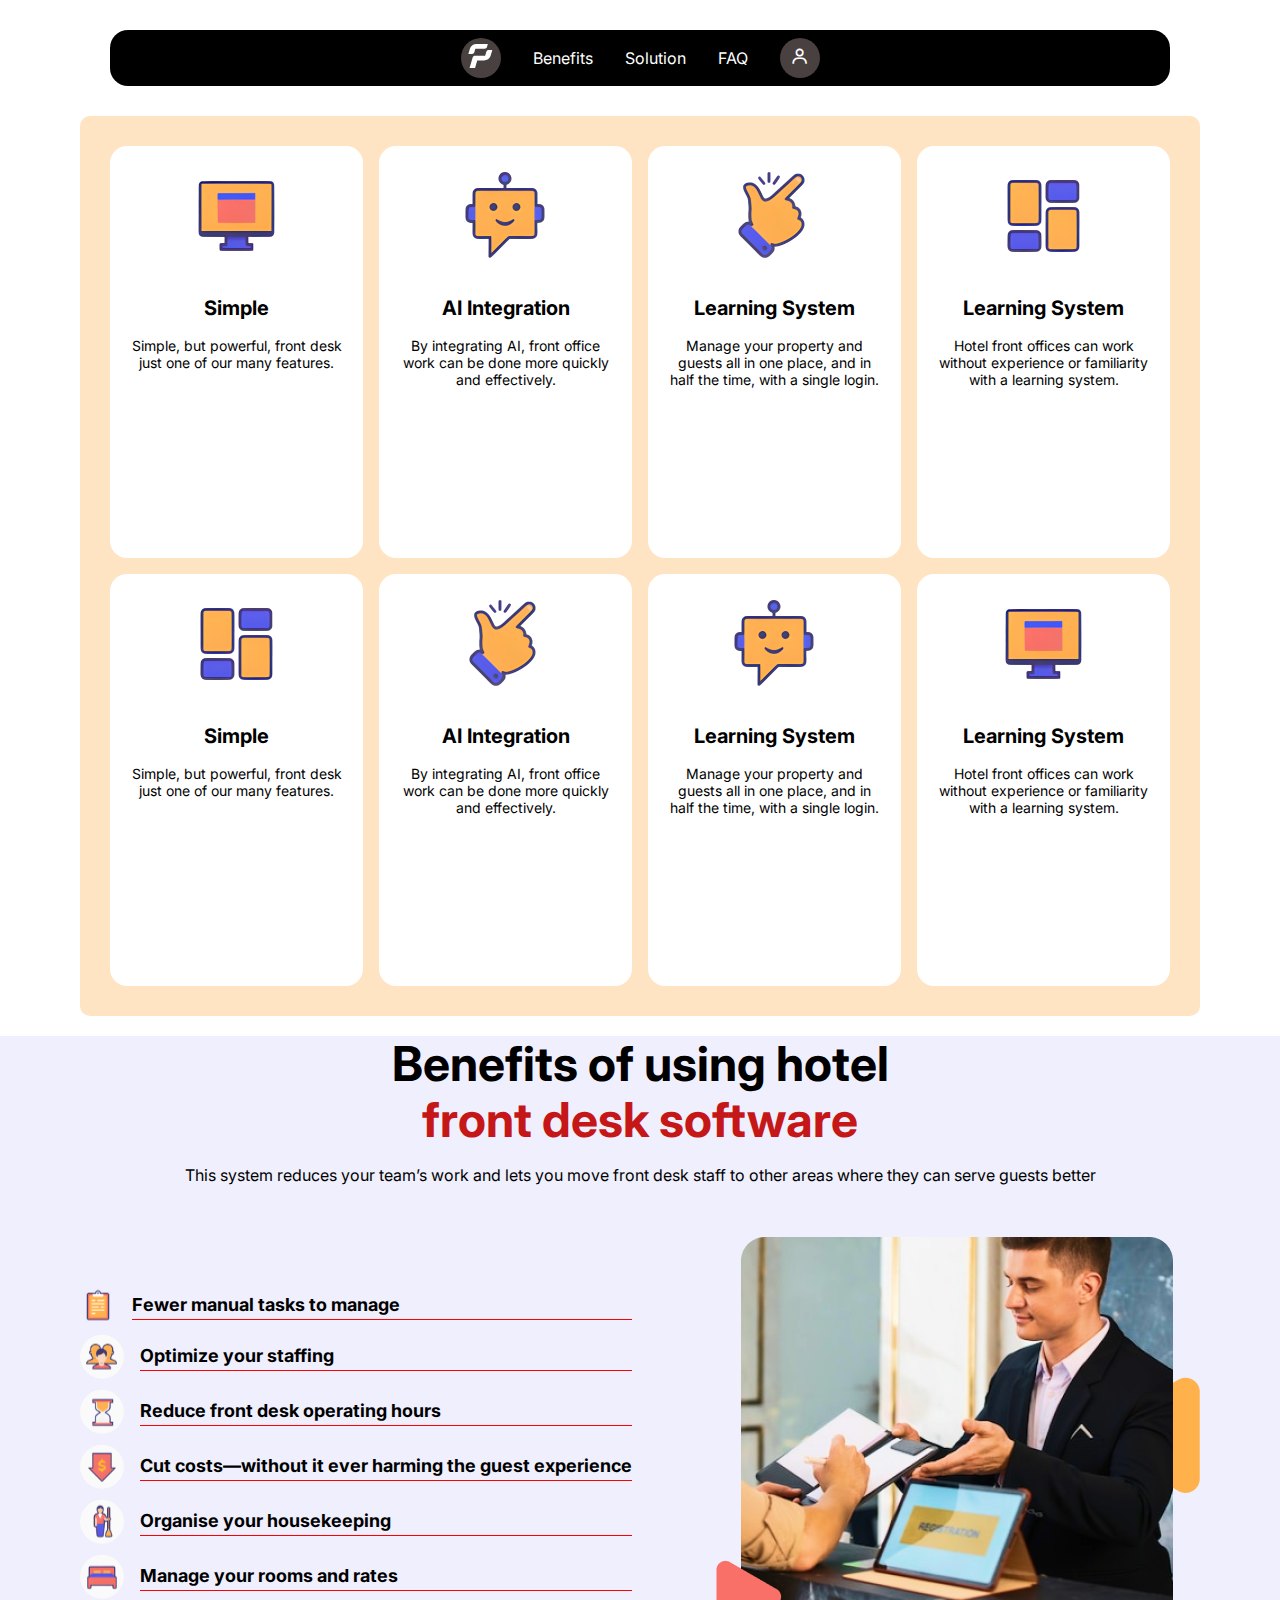
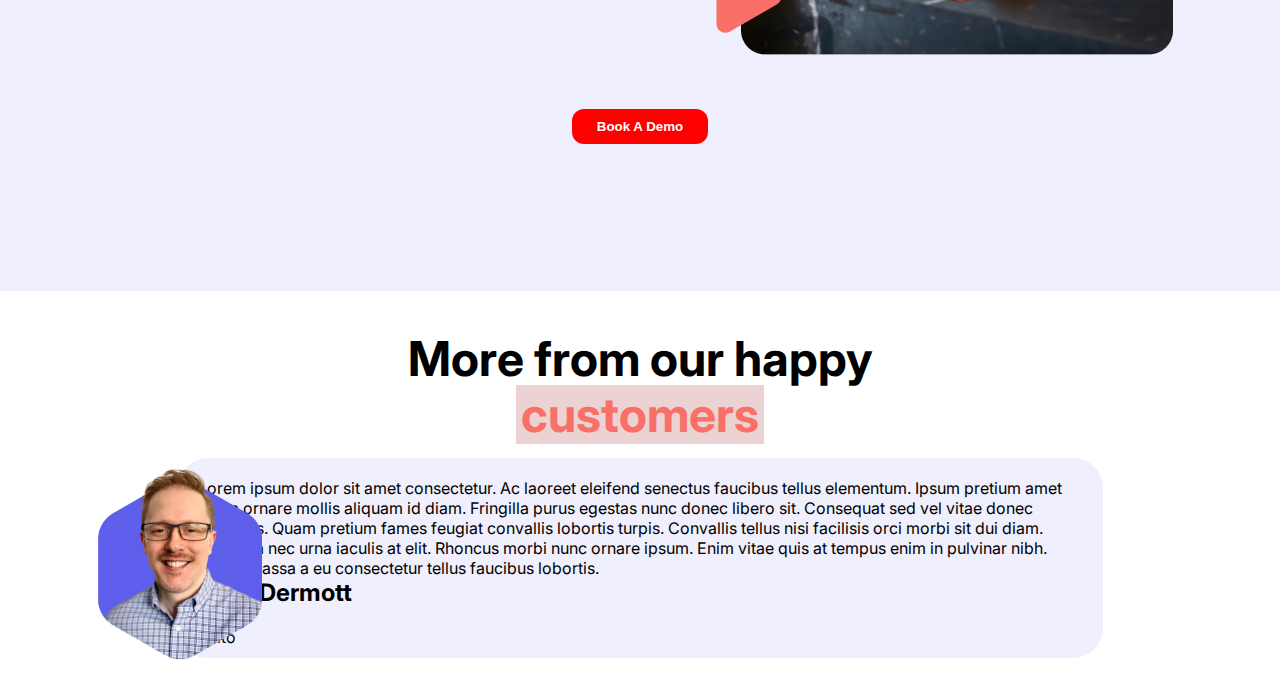
<file: index.html>
<!DOCTYPE html>
<html lang="en">
  <head>
    <meta charset="UTF-8" />
    <meta http-equiv="X-UA-Compatible" content="IE=edge" />
    <meta name="viewport" content="width=device-width, initial-scale=1.0" />
    <link
      rel="stylesheet"
      href="https://unpkg.com/boxicons@latest/css/boxicons.min.css"
    />
    <link rel="stylesheet" href="./css/style.css" />
    <title>Top Hotel</title>
  </head>
  <body>
    <header class="header container">
      <nav class="nav">
        <ul class="nav__list">
          <li class="nav__item">
            <a href="#"
              ><img src="./images/logo/Group (1).svg" alt=""
            /></a>
          </li>
          <li class="nav__item"><a href="#">Benefits</a></li>
          <li class="nav__item"><a href="#">Solution</a></li>
          <li class="nav__item"><a href="#">FAQ</a></li>
          <li class="nav__item">
            <a href="#"><i class="bx bx-user"></i> </a>
          </li>
        </ul>
      </nav>
    </header>
    <main class="main">
      <div class="main__container container">
        <div class="main__container__box">
          <img src="../src/images/brand1.png" alt="" />
          <h2>Simple</h2>
          <p>Simple, but powerful, front desk just one of our many features.</p>
        </div>
        <div class="main__container__box">
          <img src="../src/images/brand2.png" alt="" />
          <h2>AI Integration</h2>
          <p>
            By integrating AI, front office work can be done more quickly and
            effectively.
          </p>
        </div>
        <div class="main__container__box">
          <img src="../src/images/brand3.png" alt="" />
          <h2>Learning System</h2>
          <p>
            Manage your property and guests all in one place, and in half the
            time, with a single login.
          </p>
        </div>
        <div class="main__container__box">
          <img src="../src/images/brand4.png" alt="" />
          <h2>Learning System</h2>
          <p>
            Hotel front offices can work without experience or familiarity with
            a learning system.
          </p>
        </div>
        <div class="main__container__box">
          <img src="../src/images/brand4.png" alt="" />
          <h2>Simple</h2>
          <p>Simple, but powerful, front desk just one of our many features.</p>
        </div>
        <div class="main__container__box">
          <img src="../src/images/brand3.png" alt="" />
          <h2>AI Integration</h2>
          <p>
            By integrating AI, front office work can be done more quickly and
            effectively.
          </p>
        </div>
        <div class="main__container__box">
          <img src="../src/images/brand2.png" alt="" />
          <h2>Learning System</h2>
          <p>
            Manage your property and guests all in one place, and in half the
            time, with a single login.
          </p>
        </div>
        <div class="main__container__box">
          <img src="../src/images/brand1.png" alt="" />
          <h2>Learning System</h2>
          <p>
            Hotel front offices can work without experience or familiarity with
            a learning system.
          </p>
        </div>
      </div>
    </main>
    <section class="section">
      <div class="heading">
        <h2>Benefits of using hotel<br /><span>front desk software</span></h2>
        <p>
          This system reduces your team’s work and lets you move front desk
          staff to other areas where they can serve guests better
        </p>
      </div>
      <div class="section__container container">
        <div class="section__content__box">
          <div class="content__box__inner">
            <img src="../src/images/logo/logo1.svg" alt="" />
            <p>Fewer manual tasks to manage</p>
          </div>
          <div class="content__box__inner">
            <img src="../src/images/logo/logo2.svg" alt="" />
            <p>Optimize your staffing</p>
          </div>
          <div class="content__box__inner">
            <img src="../src/images/logo/logo3.svg" alt="" />
            <p>Reduce front desk operating hours</p>
          </div>
          <div class="content__box__inner">
            <img src="../src/images/logo/logo4.svg" alt="" />
            <p>Cut costs—without it ever harming the guest experience</p>
          </div>
          <div class="content__box__inner">
            <img src="../src/images/logo/logo5.svg" alt="" />
            <p>Organise your housekeeping</p>
          </div>
          <div class="content__box__inner">
            <img src="../src/images/logo/logo6.svg" alt="" />
            <p>Manage your rooms and rates</p>
          </div>
        </div>
        <div class="section__img__box">
          <img src="../src/images/back__footer.png" alt="" />
        </div>
      </div>
      <button class="btn">Book A Demo</button>
    </section>
    <section class="section__footer">
      <div class="section__inner">
        <div class="heading">
          <h2>More from our happy <br /><span> customers</span></h2>
        </div>
        <div class="section__title">
          <img src="../src/images/Tabpan.png" alt="" />
          <div class="section__title__text">
            <p>
              Lorem ipsum dolor sit amet consectetur. Ac laoreet eleifend
              senectus faucibus tellus elementum. Ipsum pretium amet etiam
              ornare mollis aliquam id diam. Fringilla purus egestas nunc donec
              libero sit. Consequat sed vel vitae donec convallis. Quam pretium
              fames feugiat convallis lobortis turpis. Convallis tellus nisi
              facilisis orci morbi sit dui diam. Interdum nec urna iaculis at
              elit. Rhoncus morbi nunc ornare ipsum. Enim vitae quis at tempus
              enim in pulvinar nibh. Turpis massa a eu consectetur tellus
              faucibus lobortis.
            </p>
            <h2>John Dermott</h2>
            <br /><span>Balto </span>
          </div>
        </div>
      </div>
    </section>
    <footer class="footer"></footer>
    <div class="footer__inner container"></div>
  </body>
</html>
</file>
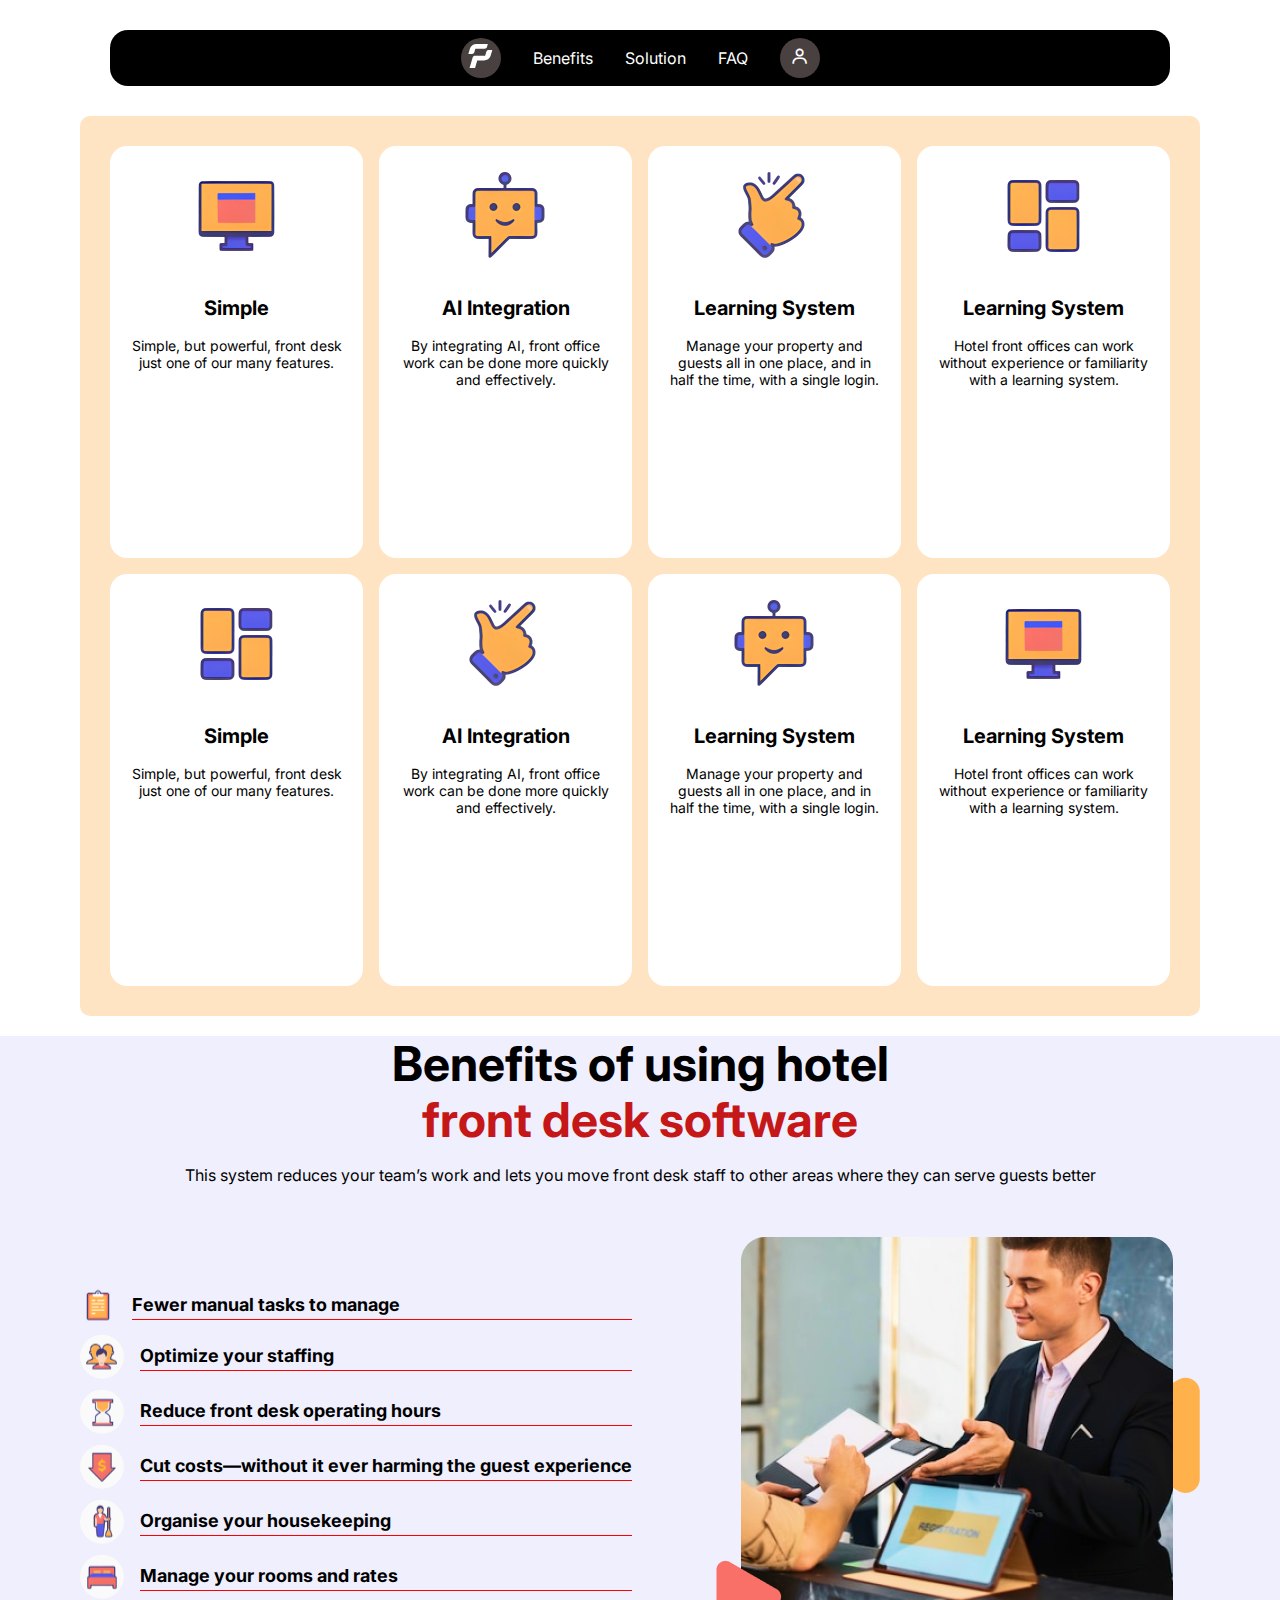
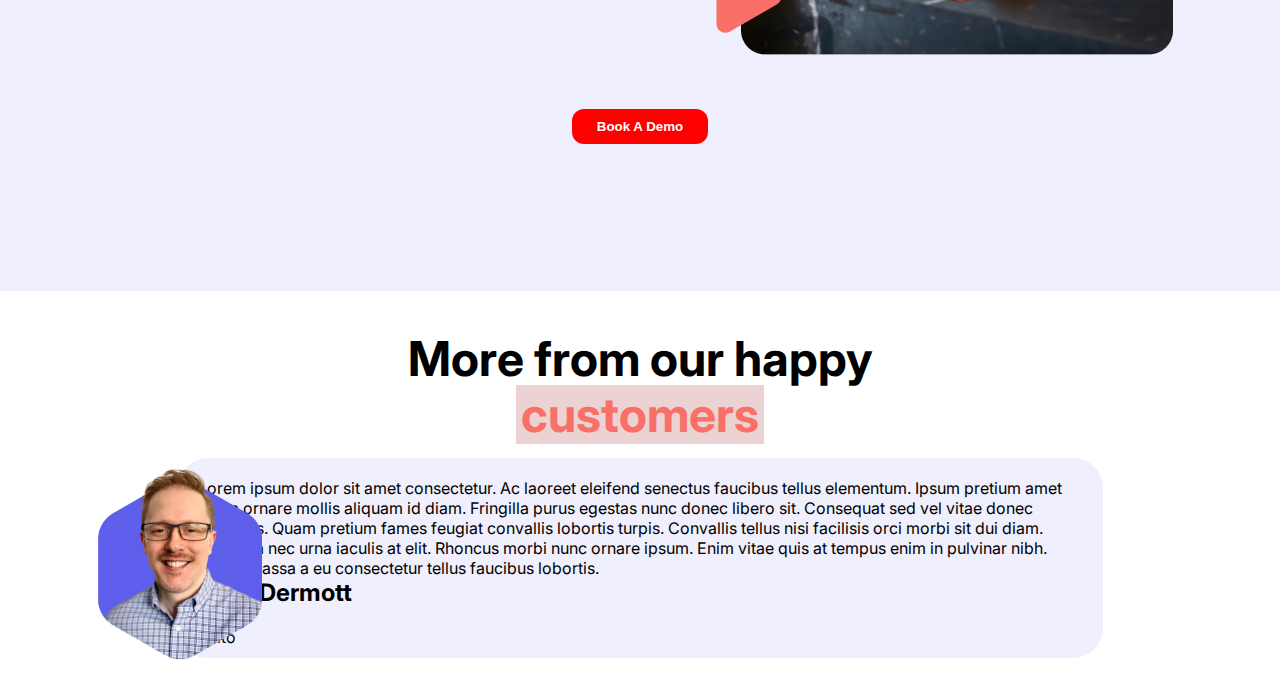
<file: Compiled-HTML/index.html>
<!DOCTYPE html>
<html lang="en">
  <head>
    <meta charset="UTF-8" />
    <meta http-equiv="X-UA-Compatible" content="IE=edge" />
    <meta name="viewport" content="width=device-width, initial-scale=1.0" />
    <link
      rel="stylesheet"
      href="https://unpkg.com/boxicons@latest/css/boxicons.min.css"
    />
    <link rel="stylesheet" href="../src/css/style.css" />
    <title>Top Hotel</title>
  </head>
  <body>
    <header class="header container">
      <nav class="nav">
        <ul class="nav__list">
          <li class="nav__item">
            <a href="#"
              ><img src="../src/images/logo/Group (1).svg" alt=""
            /></a>
          </li>
          <li class="nav__item"><a href="#">Benefits</a></li>
          <li class="nav__item"><a href="#">Solution</a></li>
          <li class="nav__item"><a href="#">FAQ</a></li>
          <li class="nav__item">
            <a href="#"><i class="bx bx-user"></i> </a>
          </li>
        </ul>
      </nav>
    </header>
    <main class="main">
      <div class="main__container container">
        <div class="main__container__box">
          <img src="../src/images/brand1.png" alt="" />
          <h2>Simple</h2>
          <p>Simple, but powerful, front desk just one of our many features.</p>
        </div>
        <div class="main__container__box">
          <img src="../src/images/brand2.png" alt="" />
          <h2>AI Integration</h2>
          <p>
            By integrating AI, front office work can be done more quickly and
            effectively.
          </p>
        </div>
        <div class="main__container__box">
          <img src="../src/images/brand3.png" alt="" />
          <h2>Learning System</h2>
          <p>
            Manage your property and guests all in one place, and in half the
            time, with a single login.
          </p>
        </div>
        <div class="main__container__box">
          <img src="../src/images/brand4.png" alt="" />
          <h2>Learning System</h2>
          <p>
            Hotel front offices can work without experience or familiarity with
            a learning system.
          </p>
        </div>
        <div class="main__container__box">
          <img src="../src/images/brand4.png" alt="" />
          <h2>Simple</h2>
          <p>Simple, but powerful, front desk just one of our many features.</p>
        </div>
        <div class="main__container__box">
          <img src="../src/images/brand3.png" alt="" />
          <h2>AI Integration</h2>
          <p>
            By integrating AI, front office work can be done more quickly and
            effectively.
          </p>
        </div>
        <div class="main__container__box">
          <img src="../src/images/brand2.png" alt="" />
          <h2>Learning System</h2>
          <p>
            Manage your property and guests all in one place, and in half the
            time, with a single login.
          </p>
        </div>
        <div class="main__container__box">
          <img src="../src/images/brand1.png" alt="" />
          <h2>Learning System</h2>
          <p>
            Hotel front offices can work without experience or familiarity with
            a learning system.
          </p>
        </div>
      </div>
    </main>
    <section class="section">
      <div class="heading">
        <h2>Benefits of using hotel<br /><span>front desk software</span></h2>
        <p>
          This system reduces your team’s work and lets you move front desk
          staff to other areas where they can serve guests better
        </p>
      </div>
      <div class="section__container container">
        <div class="section__content__box">
          <div class="content__box__inner">
            <img src="../src/images/logo/logo1.svg" alt="" />
            <p>Fewer manual tasks to manage</p>
          </div>
          <div class="content__box__inner">
            <img src="../src/images/logo/logo2.svg" alt="" />
            <p>Optimize your staffing</p>
          </div>
          <div class="content__box__inner">
            <img src="../src/images/logo/logo3.svg" alt="" />
            <p>Reduce front desk operating hours</p>
          </div>
          <div class="content__box__inner">
            <img src="../src/images/logo/logo4.svg" alt="" />
            <p>Cut costs—without it ever harming the guest experience</p>
          </div>
          <div class="content__box__inner">
            <img src="../src/images/logo/logo5.svg" alt="" />
            <p>Organise your housekeeping</p>
          </div>
          <div class="content__box__inner">
            <img src="../src/images/logo/logo6.svg" alt="" />
            <p>Manage your rooms and rates</p>
          </div>
        </div>
        <div class="section__img__box">
          <img src="../src/images/back__footer.png" alt="" />
        </div>
      </div>
      <button class="btn">Book A Demo</button>
    </section>
    <section class="section__footer">
      <div class="section__inner">
        <div class="heading">
          <h2>More from our happy <br /><span> customers</span></h2>
        </div>
        <div class="section__title">
          <img src="../src/images/Tabpan.png" alt="" />
          <div class="section__title__text">
            <p>
              Lorem ipsum dolor sit amet consectetur. Ac laoreet eleifend
              senectus faucibus tellus elementum. Ipsum pretium amet etiam
              ornare mollis aliquam id diam. Fringilla purus egestas nunc donec
              libero sit. Consequat sed vel vitae donec convallis. Quam pretium
              fames feugiat convallis lobortis turpis. Convallis tellus nisi
              facilisis orci morbi sit dui diam. Interdum nec urna iaculis at
              elit. Rhoncus morbi nunc ornare ipsum. Enim vitae quis at tempus
              enim in pulvinar nibh. Turpis massa a eu consectetur tellus
              faucibus lobortis.
            </p>
            <h2>John Dermott</h2>
            <br /><span>Balto </span>
          </div>
        </div>
      </div>
    </section>
    <footer class="footer"></footer>
    <div class="footer__inner container"></div>
  </body>
</html>
</file>
<file: css/style.css>
@import url("https://fonts.googleapis.com/css2?family=Inter:wght@100..900&family=Jost:ital,wght@0,100..900;1,100..900&family=Outfit:wght@100..900&family=Poppins:ital,wght@0,200;0,300;0,400;0,500;0,600;1,200&family=Quicksand&family=Roboto&display=swap");
*,
*::before,
*::after {
  padding: 0;
  margin: 0;
  box-sizing: border-box;
}

body {
  font-family: "Inter", sans-serif;
  color: #000;
  height: 100vh;
}

.container {
  max-width: 1120px;
  margin: 0 auto;
  padding: 0 40px;
}

.header {
  padding: 30px;
}
.header .nav {
  display: flex;
  align-items: center;
  justify-content: center;
  height: 56px;
  max-width: 1290px;
  background-color: black;
  border-radius: 18px;
}
.header .nav .nav__list {
  display: flex;
  gap: 2rem;
  align-items: center;
}
.header .nav .nav__list .nav__item:first-child,
.header .nav .nav__list .nav__item:last-child {
  font-size: 1.2rem;
  border-radius: 50%;
  width: 40px;
  height: 40px;
  display: flex;
  align-items: center;
  justify-content: center;
  background-color: rgb(73, 64, 64);
  border: none;
}
.header .nav .nav__list .nav__item {
  list-style: none;
}
.header .nav .nav__list .nav__item a {
  text-decoration: none;
  color: #fff;
}
.header .nav .nav__list .nav__item:last-child {
  border: none;
}

.main {
  padding: 0 40px;
  margin-bottom: 20px;
}
.main .main__container {
  border-radius: 10px;
  padding: 30px;
  min-height: 100vh;
  background-color: bisque;
  display: grid;
  grid-template-columns: repeat(auto-fit, minmax(200px, 1fr));
  gap: 1rem;
}
.main .main__container .main__container__box {
  border-radius: 17px;
  text-align: center;
  padding: 20px;
  background-color: #fff;
}
.main .main__container .main__container__box img {
  margin-bottom: 24px;
}
.main .main__container .main__container__box h2 {
  font-weight: 700;
  font-size: 20px;
  line-height: 28px;
  margin-bottom: 15px;
}
.main .main__container .main__container__box p {
  font-weight: 400;
  font-size: 14px;
}

.section {
  min-height: 95vh;
  text-align: center;
  padding: 0 40px;
  background-color: #efeffd;
}
.section .heading {
  margin-top: 20px;
}
.section .heading h2 {
  color: #000;
  font-size: 48px;
  font-weight: 700;
  line-height: 56px;
  margin-bottom: 15px;
}
.section .heading h2 span {
  color: rgb(197, 23, 23);
}
.section .heading p {
  font-weight: 400;
  font-size: 16px;
  line-height: 24px;
}
.section .section__container {
  display: flex;
  justify-content: space-between;
  align-items: center;
  padding: 50px 0;
  flex-wrap: wrap;
  gap: 2rem;
}
.section .section__container .section__content__box .content__box__inner {
  display: flex;
  align-items: center;
  gap: 1rem;
  margin-bottom: 10px;
}
.section .section__container .section__content__box .content__box__inner p {
  width: 100%;
  text-align: left;
  font-weight: 700;
  font-size: 18px;
  line-height: 28px;
  border-bottom: 1px solid red;
}
.section .btn {
  cursor: pointer;
  padding: 10px 25px;
  border-radius: 12px;
  border: none;
  background-color: red;
  color: #fff;
  font-weight: 700;
}

.section__footer {
  padding: 0 40px;
  text-align: center;
  margin-bottom: 20px;
}
.section__footer .section__inner {
  padding: 40px 0;
  text-align: center;
}
.section__footer .section__inner .heading {
  margin: 0 20px;
}
.section__footer .section__inner .heading h2 {
  color: #000;
  font-size: 48px;
  font-weight: 700;
  line-height: 56px;
  margin-bottom: 15px;
}
.section__footer .section__inner .heading h2 span {
  padding: 0 5px;
  color: #f97068;
  background: rgba(224, 187, 187, 0.648);
}
.section__footer .section__inner .heading p {
  font-weight: 400;
  font-size: 16px;
  line-height: 24px;
}
.section__footer .section__inner .section__title {
  border-radius: 30px;
  margin: 0 auto;
  max-width: 925px;
  height: 200px;
  background-color: #efeffd;
  padding: 20px;
  position: relative;
  text-align: left;
}
.section__footer .section__inner .section__title img {
  position: absolute;
  left: -80px;
  top: 10px;
}

.footer {
  padding: 0 40px;
}
.footer .footer__inner {
  padding: 40px 0;
  background-color: #000;
}
.footer .footer__inner .footer__container {
  display: flex;
  justify-content: space-around;
  flex-wrap: wrap;
  gap: 1.5rem;
}
.footer .footer__inner .footer__container .footer__box {
  display: flex;
  flex-direction: column;
  position: relative;
}
.footer .footer__inner .footer__container .footer__box img {
  height: 180px;
}
.footer .footer__inner .footer__container .footer__box span {
  left: -50px;
  height: 150px;
  border-radius: 40xp;
  width: 5px;
  border-left: 1px solid var(--button-backround);
  position: absolute;
}
.footer .footer__inner .footer__container .footer__box a {
  margin-bottom: 10px;
  font-weight: 800;
  color: #fff;
  text-decoration: none;
}
.footer .footer__inner .footer__container .footer__box a:hover {
  transition: all 0.4;
  text-decoration: underline;
}
.footer .footer__inner .footer__container .footer__box h2 {
  margin-bottom: 10px;
}
.footer .footer__inner .footer__container .footer__box .social__media {
  display: flex;
  margin-bottom: 20px;
  gap: 15px;
}
.footer .footer__inner .footer__container .footer__box .social__media a {
  text-decoration: none;
  width: 32px;
  height: 32px;
  font-size: 1.1rem;
  display: flex;
  align-items: center;
  justify-content: center;
  background-color: var(--button-backround);
  color: var(--backround-color);
  border-radius: 50%;
}/*# sourceMappingURL=style.css.map */
</file>
<file: src/css/style.css>
@import url("https://fonts.googleapis.com/css2?family=Inter:wght@100..900&family=Jost:ital,wght@0,100..900;1,100..900&family=Outfit:wght@100..900&family=Poppins:ital,wght@0,200;0,300;0,400;0,500;0,600;1,200&family=Quicksand&family=Roboto&display=swap");
*,
*::before,
*::after {
  padding: 0;
  margin: 0;
  box-sizing: border-box;
}

body {
  font-family: "Inter", sans-serif;
  color: #000;
  height: 100vh;
}

.container {
  max-width: 1120px;
  margin: 0 auto;
  padding: 0 40px;
}

.header {
  padding: 30px;
}
.header .nav {
  display: flex;
  align-items: center;
  justify-content: center;
  height: 56px;
  max-width: 1290px;
  background-color: black;
  border-radius: 18px;
}
.header .nav .nav__list {
  display: flex;
  gap: 2rem;
  align-items: center;
}
.header .nav .nav__list .nav__item:first-child,
.header .nav .nav__list .nav__item:last-child {
  font-size: 1.2rem;
  border-radius: 50%;
  width: 40px;
  height: 40px;
  display: flex;
  align-items: center;
  justify-content: center;
  background-color: rgb(73, 64, 64);
  border: none;
}
.header .nav .nav__list .nav__item {
  list-style: none;
}
.header .nav .nav__list .nav__item a {
  text-decoration: none;
  color: #fff;
}
.header .nav .nav__list .nav__item:last-child {
  border: none;
}

.main {
  padding: 0 40px;
  margin-bottom: 20px;
}
.main .main__container {
  border-radius: 10px;
  padding: 30px;
  min-height: 100vh;
  background-color: bisque;
  display: grid;
  grid-template-columns: repeat(auto-fit, minmax(200px, 1fr));
  gap: 1rem;
}
.main .main__container .main__container__box {
  border-radius: 17px;
  text-align: center;
  padding: 20px;
  background-color: #fff;
}
.main .main__container .main__container__box img {
  margin-bottom: 24px;
}
.main .main__container .main__container__box h2 {
  font-weight: 700;
  font-size: 20px;
  line-height: 28px;
  margin-bottom: 15px;
}
.main .main__container .main__container__box p {
  font-weight: 400;
  font-size: 14px;
}

.section {
  min-height: 95vh;
  text-align: center;
  padding: 0 40px;
  background-color: #efeffd;
}
.section .heading {
  margin-top: 20px;
}
.section .heading h2 {
  color: #000;
  font-size: 48px;
  font-weight: 700;
  line-height: 56px;
  margin-bottom: 15px;
}
.section .heading h2 span {
  color: rgb(197, 23, 23);
}
.section .heading p {
  font-weight: 400;
  font-size: 16px;
  line-height: 24px;
}
.section .section__container {
  display: flex;
  justify-content: space-between;
  align-items: center;
  padding: 50px 0;
  flex-wrap: wrap;
  gap: 2rem;
}
.section .section__container .section__content__box .content__box__inner {
  display: flex;
  align-items: center;
  gap: 1rem;
  margin-bottom: 10px;
}
.section .section__container .section__content__box .content__box__inner p {
  width: 100%;
  text-align: left;
  font-weight: 700;
  font-size: 18px;
  line-height: 28px;
  border-bottom: 1px solid red;
}
.section .btn {
  cursor: pointer;
  padding: 10px 25px;
  border-radius: 12px;
  border: none;
  background-color: red;
  color: #fff;
  font-weight: 700;
}

.section__footer {
  padding: 0 40px;
  text-align: center;
  margin-bottom: 20px;
}
.section__footer .section__inner {
  padding: 40px 0;
  text-align: center;
}
.section__footer .section__inner .heading {
  margin: 0 20px;
}
.section__footer .section__inner .heading h2 {
  color: #000;
  font-size: 48px;
  font-weight: 700;
  line-height: 56px;
  margin-bottom: 15px;
}
.section__footer .section__inner .heading h2 span {
  padding: 0 5px;
  color: #f97068;
  background: rgba(224, 187, 187, 0.648);
}
.section__footer .section__inner .heading p {
  font-weight: 400;
  font-size: 16px;
  line-height: 24px;
}
.section__footer .section__inner .section__title {
  border-radius: 30px;
  margin: 0 auto;
  max-width: 925px;
  height: 200px;
  background-color: #efeffd;
  padding: 20px;
  position: relative;
  text-align: left;
}
.section__footer .section__inner .section__title img {
  position: absolute;
  left: -80px;
  top: 10px;
}

.footer {
  padding: 0 40px;
}
.footer .footer__inner {
  padding: 40px 0;
  background-color: #000;
}
.footer .footer__inner .footer__container {
  display: flex;
  justify-content: space-around;
  flex-wrap: wrap;
  gap: 1.5rem;
}
.footer .footer__inner .footer__container .footer__box {
  display: flex;
  flex-direction: column;
  position: relative;
}
.footer .footer__inner .footer__container .footer__box img {
  height: 180px;
}
.footer .footer__inner .footer__container .footer__box span {
  left: -50px;
  height: 150px;
  border-radius: 40xp;
  width: 5px;
  border-left: 1px solid var(--button-backround);
  position: absolute;
}
.footer .footer__inner .footer__container .footer__box a {
  margin-bottom: 10px;
  font-weight: 800;
  color: #fff;
  text-decoration: none;
}
.footer .footer__inner .footer__container .footer__box a:hover {
  transition: all 0.4;
  text-decoration: underline;
}
.footer .footer__inner .footer__container .footer__box h2 {
  margin-bottom: 10px;
}
.footer .footer__inner .footer__container .footer__box .social__media {
  display: flex;
  margin-bottom: 20px;
  gap: 15px;
}
.footer .footer__inner .footer__container .footer__box .social__media a {
  text-decoration: none;
  width: 32px;
  height: 32px;
  font-size: 1.1rem;
  display: flex;
  align-items: center;
  justify-content: center;
  background-color: var(--button-backround);
  color: var(--backround-color);
  border-radius: 50%;
}/*# sourceMappingURL=style.css.map */
</file>
